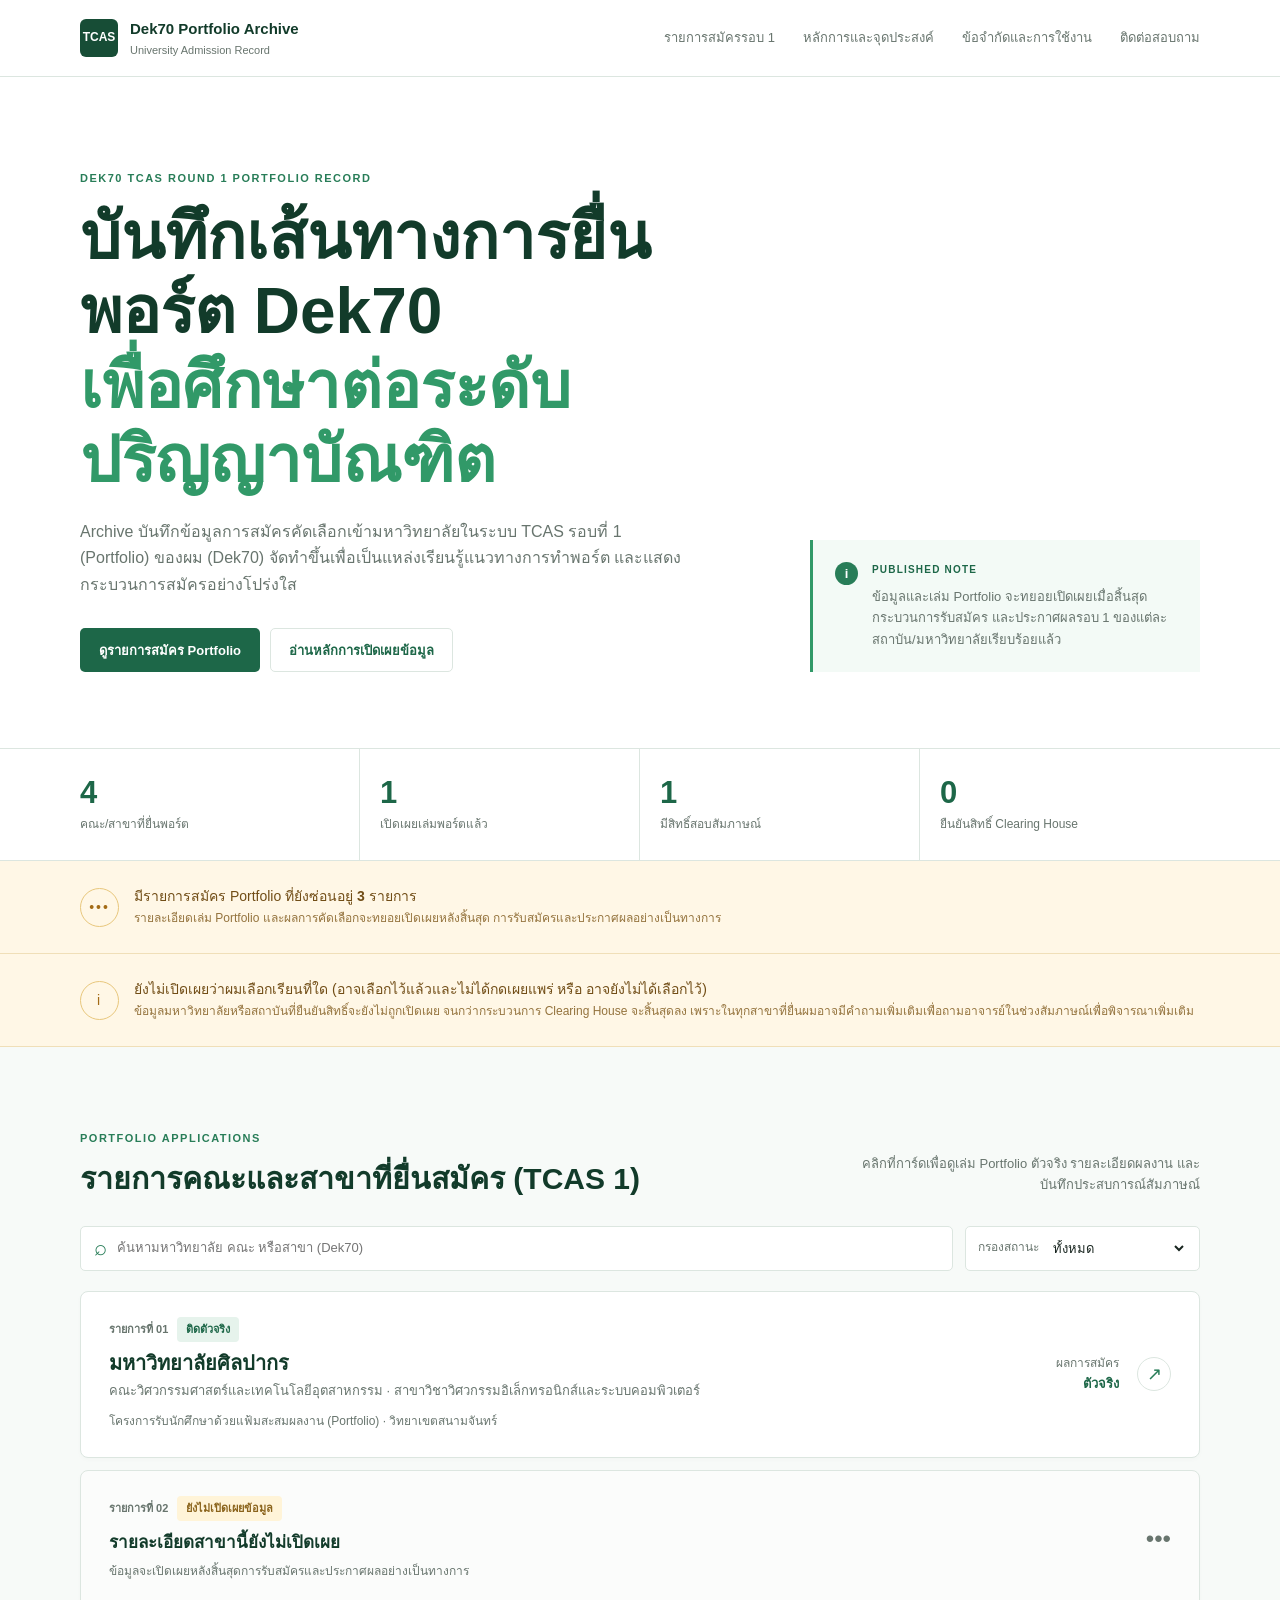
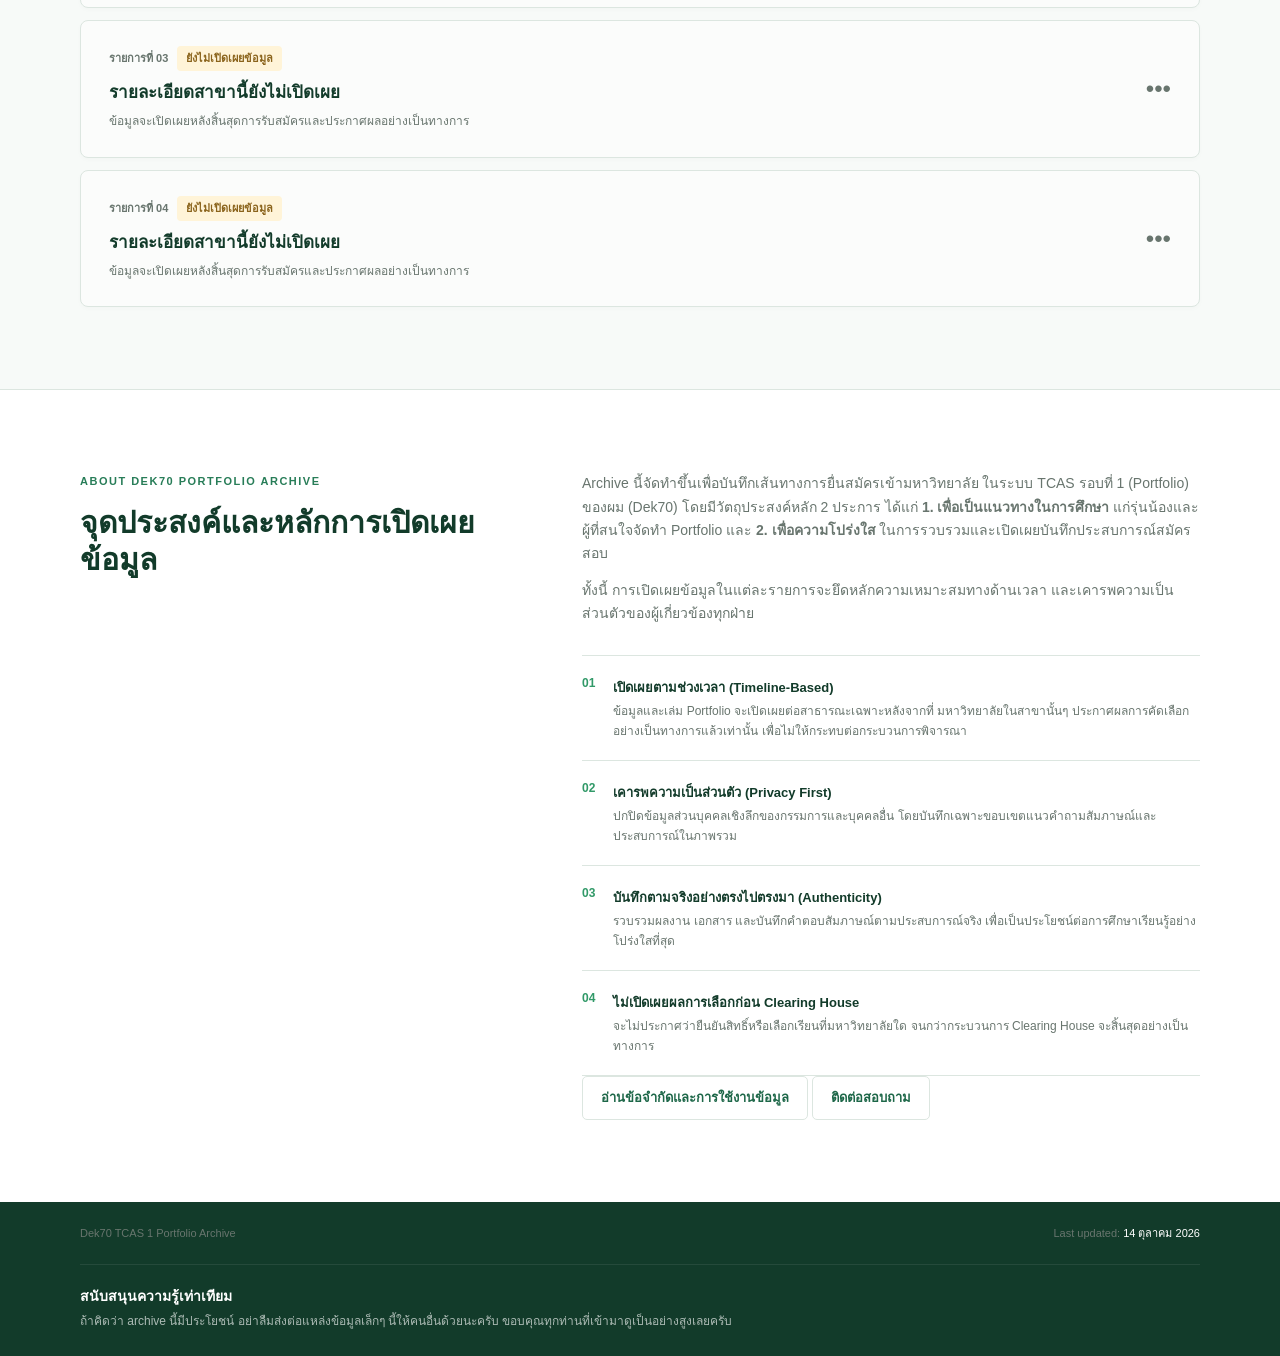
<file: index.html>
<!doctype html>
<html lang="th">

<head>
    <meta charset="UTF-8">
    <meta name="viewport" content="width=device-width, initial-scale=1.0">
    <meta name="description"
        content="Dek70 TCAS 1 Portfolio Application Archive - บันทึกเส้นทางการสมัครเข้ามหาวิทยาลัย รอบ Portfolio เพื่อการศึกษาและความโปร่งใส">
    <title>Dek70 TCAS 1 | Portfolio Archive</title>
    <link rel="stylesheet" href="styles.css">
</head>

<body>
    <header class="site-header">
        <div class="container header-inner">
            <a class="brand" href="#overview" aria-label="กลับไปหน้าภาพรวม Dek70 Portfolio">
                <span class="brand-mark">TCAS</span>

                <span>
                    <strong>Dek70 Portfolio Archive</strong>
                    <small>University Admission Record</small>
                </span>
            </a>

            <nav class="top-nav" aria-label="เมนูหลัก">
                <a href="#applications">รายการสมัครรอบ 1</a>
                <a href="#about">หลักการและจุดประสงค์</a>
                <a href="disclaimer.html">ข้อจำกัดและการใช้งาน</a>
                <a href="askme.html">ติดต่อสอบถาม</a>
            </nav>
        </div>
    </header>

    <main>
        <section class="hero" id="overview">
            <div class="container hero-grid">
                <div>
                    <p class="eyebrow">DEK70 TCAS ROUND 1 PORTFOLIO RECORD</p>

                    <h1>
                        บันทึกเส้นทางการยื่นพอร์ต Dek70<br>
                        <span>เพื่อศึกษาต่อระดับปริญญาบัณฑิต</span>
                    </h1>

                    <p class="hero-description">
                        Archive บันทึกข้อมูลการสมัครคัดเลือกเข้ามหาวิทยาลัยในระบบ TCAS
                        รอบที่ 1 (Portfolio) ของผม (Dek70)
                        จัดทำขึ้นเพื่อเป็นแหล่งเรียนรู้แนวทางการทำพอร์ต
                        และแสดงกระบวนการสมัครอย่างโปร่งใส
                    </p>

                    <div class="hero-actions">
                        <a class="button button-primary" href="#applications">
                            ดูรายการสมัคร Portfolio
                        </a>

                        <a class="button button-secondary" href="#about">
                            อ่านหลักการเปิดเผยข้อมูล
                        </a>
                    </div>
                </div>

                <aside class="hero-note">
                    <div class="note-icon">i</div>

                    <div>
                        <p class="note-label">PUBLISHED NOTE</p>

                        <p>
                            ข้อมูลและเล่ม Portfolio จะทยอยเปิดเผยเมื่อสิ้นสุดกระบวนการรับสมัคร
                            และประกาศผลรอบ 1 ของแต่ละสถาบัน/มหาวิทยาลัยเรียบร้อยแล้ว
                        </p>
                    </div>
                </aside>
            </div>
        </section>

        <section class="stats-section" aria-label="สถิติการสมัคร TCAS 1">
            <div class="container stats-grid">
                <div class="stat-item">
                    <span class="stat-value" id="total-count">0</span>
                    <span class="stat-label">คณะ/สาขาที่ยื่นพอร์ต</span>
                </div>

                <div class="stat-item">
                    <span class="stat-value" id="public-count">0</span>
                    <span class="stat-label">เปิดเผยเล่มพอร์ตแล้ว</span>
                </div>

                <div class="stat-item">
                    <span class="stat-value" id="interview-count">0</span>
                    <span class="stat-label">มีสิทธิ์สอบสัมภาษณ์</span>
                </div>

                <div class="stat-item">
                    <span class="stat-value" id="selected-count">0</span>
                    <span class="stat-label">ยืนยันสิทธิ์ Clearing House</span>
                </div>
            </div>
        </section>

        <section class="private-banner" id="private-banner">
            <div class="container private-inner">
                <div class="private-symbol" aria-hidden="true">•••</div>

                <div>
                    <p class="private-title">
                        มีรายการสมัคร Portfolio ที่ยังซ่อนอยู่
                        <strong id="private-count">0</strong>
                        รายการ
                    </p>

                    <p class="private-text">
                        รายละเอียดเล่ม Portfolio และผลการคัดเลือกจะทยอยเปิดเผยหลังสิ้นสุด
                        การรับสมัครและประกาศผลอย่างเป็นทางการ
                    </p>
                </div>
            </div>
        </section>

        <section class="private-banner" aria-label="ประกาศเรื่อง Clearing House">
            <div class="container private-inner">
                <div class="private-symbol" aria-hidden="true">i</div>

                <div>
                    <p class="private-title">
                        ยังไม่เปิดเผยว่าผมเลือกเรียนที่ใด (อาจเลือกไว้แล้วและไม่ได้กดเผยแพร่ หรือ อาจยังไม่ได้เลือกไว้)
                    </p>

                    <p class="private-text">
                        ข้อมูลมหาวิทยาลัยหรือสถาบันที่ยืนยันสิทธิ์จะยังไม่ถูกเปิดเผย
                        จนกว่ากระบวนการ Clearing House จะสิ้นสุดลง
                        เพราะในทุกสาขาที่ยื่นผมอาจมีคำถามเพิ่มเติมเพื่อถามอาจารย์ในช่วงสัมภาษณ์เพื่อพิจารณาเพิ่มเติม
                    </p>
                </div>
            </div>
        </section>

        <section class="applications-section" id="applications">
            <div class="container">
                <div class="section-heading">
                    <div>
                        <p class="eyebrow">PORTFOLIO APPLICATIONS</p>
                        <h2>รายการคณะและสาขาที่ยื่นสมัคร (TCAS 1)</h2>
                    </div>

                    <p class="section-description">
                        คลิกที่การ์ดเพื่อดูเล่ม Portfolio ตัวจริง รายละเอียดผลงาน
                        และบันทึกประสบการณ์สัมภาษณ์
                    </p>
                </div>

                <div class="toolbar">
                    <label class="search-box">
                        <span aria-hidden="true">⌕</span>

                        <input id="search-input" type="search" placeholder="ค้นหามหาวิทยาลัย คณะ หรือสาขา (Dek70)"
                            autocomplete="off">
                    </label>

                    <label class="select-box">
                        <span>กรองสถานะ</span>

                        <select id="status-filter">
                            <option value="all">ทั้งหมด</option>
                            <option value="private">ยังไม่เปิดเผย</option>
                            <option value="pending">รอประกาศผลพอร์ต</option>
                            <option value="interview">มีสิทธิ์สัมภาษณ์</option>
                            <option value="accepted">ผ่านคัดเลือก (ตัวจริง)</option>
                            <option value="reserve">ตัวสำรอง</option>
                            <option value="rejected">ไม่ผ่านการคัดเลือก</option>
                        </select>
                    </label>
                </div>

                <div class="application-list" id="application-list"></div>

                <p class="empty-state" id="empty-state" hidden>
                    ไม่พบรายการสมัคร Portfolio ที่ตรงกับเงื่อนไข
                </p>
            </div>
        </section>

        <section class="about-section" id="about">
            <div class="container about-grid">
                <div>
                    <p class="eyebrow">ABOUT DEK70 PORTFOLIO ARCHIVE</p>
                    <h2>จุดประสงค์และหลักการเปิดเผยข้อมูล</h2>
                </div>

                <div class="about-content">
                    <p>
                        Archive นี้จัดทำขึ้นเพื่อบันทึกเส้นทางการยื่นสมัครเข้ามหาวิทยาลัย
                        ในระบบ TCAS รอบที่ 1 (Portfolio) ของผม
                        (Dek70) โดยมีวัตถุประสงค์หลัก 2 ประการ ได้แก่
                        <strong>1. เพื่อเป็นแนวทางในการศึกษา</strong>
                        แก่รุ่นน้องและผู้ที่สนใจจัดทำ Portfolio และ
                        <strong>2. เพื่อความโปร่งใส</strong>
                        ในการรวบรวมและเปิดเผยบันทึกประสบการณ์สมัครสอบ
                    </p>

                    <p>
                        ทั้งนี้ การเปิดเผยข้อมูลในแต่ละรายการจะยึดหลักความเหมาะสมทางด้านเวลา
                        และเคารพความเป็นส่วนตัวของผู้เกี่ยวข้องทุกฝ่าย
                    </p>

                    <div class="principle-list">
                        <div class="principle">
                            <span>01</span>

                            <div>
                                <strong>เปิดเผยตามช่วงเวลา (Timeline-Based)</strong>

                                <p>
                                    ข้อมูลและเล่ม Portfolio จะเปิดเผยต่อสาธารณะเฉพาะหลังจากที่
                                    มหาวิทยาลัยในสาขานั้นๆ ประกาศผลการคัดเลือกอย่างเป็นทางการแล้วเท่านั้น
                                    เพื่อไม่ให้กระทบต่อกระบวนการพิจารณา
                                </p>
                            </div>
                        </div>

                        <div class="principle">
                            <span>02</span>

                            <div>
                                <strong>เคารพความเป็นส่วนตัว (Privacy First)</strong>

                                <p>
                                    ปกปิดข้อมูลส่วนบุคคลเชิงลึกของกรรมการและบุคคลอื่น
                                    โดยบันทึกเฉพาะขอบเขตแนวคำถามสัมภาษณ์และประสบการณ์ในภาพรวม
                                </p>
                            </div>
                        </div>

                        <div class="principle">
                            <span>03</span>

                            <div>
                                <strong>บันทึกตามจริงอย่างตรงไปตรงมา (Authenticity)</strong>

                                <p>
                                    รวบรวมผลงาน เอกสาร และบันทึกคำตอบสัมภาษณ์ตามประสบการณ์จริง
                                    เพื่อเป็นประโยชน์ต่อการศึกษาเรียนรู้อย่างโปร่งใสที่สุด
                                </p>
                            </div>
                        </div>

                        <div class="principle">
                            <span>04</span>

                            <div>
                                <strong>ไม่เปิดเผยผลการเลือกก่อน Clearing House</strong>

                                <p>
                                    จะไม่ประกาศว่ายืนยันสิทธิ์หรือเลือกเรียนที่มหาวิทยาลัยใด
                                    จนกว่ากระบวนการ Clearing House จะสิ้นสุดอย่างเป็นทางการ
                                </p>
                            </div>
                        </div>
                    </div>

                    <div class="archive-links">
                        <a class="button button-secondary" href="disclaimer.html">
                            อ่านข้อจำกัดและการใช้งานข้อมูล
                        </a>

                        <a class="button button-secondary" href="askme.html">
                            ติดต่อสอบถาม
                        </a>
                    </div>
                </div>
            </div>
        </section>
    </main>

    <footer class="site-footer">
        <div class="container footer-inner">
            <span>Dek70 TCAS 1 Portfolio Archive</span>
            <span>Last updated: <strong id="last-updated"></strong></span>
        </div>

        <div class="container footer-donate">
            <div class="donate-text">
                <p class="donate-title">สนับสนุนความรู้เท่าเทียม</p>
                <p class="donate-desc">
                    ถ้าคิดว่า archive นี้มีประโยชน์ อย่าลืมส่งต่อแหล่งข้อมูลเล็กๆ นี้ให้คนอื่นด้วยนะครับ ขอบคุณทุกท่านที่เข้ามาดูเป็นอย่างสูงเลยครับ
                </p>
            </div>
        </div>
    </footer>

    <dialog class="detail-dialog" id="detail-dialog">
        <div class="dialog-header">
            <div>
                <p class="eyebrow">PORTFOLIO DETAIL</p>
                <h2 id="dialog-title">รายละเอียด Portfolio และผลการสมัคร</h2>
            </div>

            <button class="icon-button" id="close-dialog" type="button" aria-label="ปิดหน้าต่าง">
                ×
            </button>
        </div>

        <div class="dialog-body" id="dialog-body"></div>
    </dialog>

    <script src="data.js"></script>
    <script src="app.js"></script>
</body>

</html>
</file>
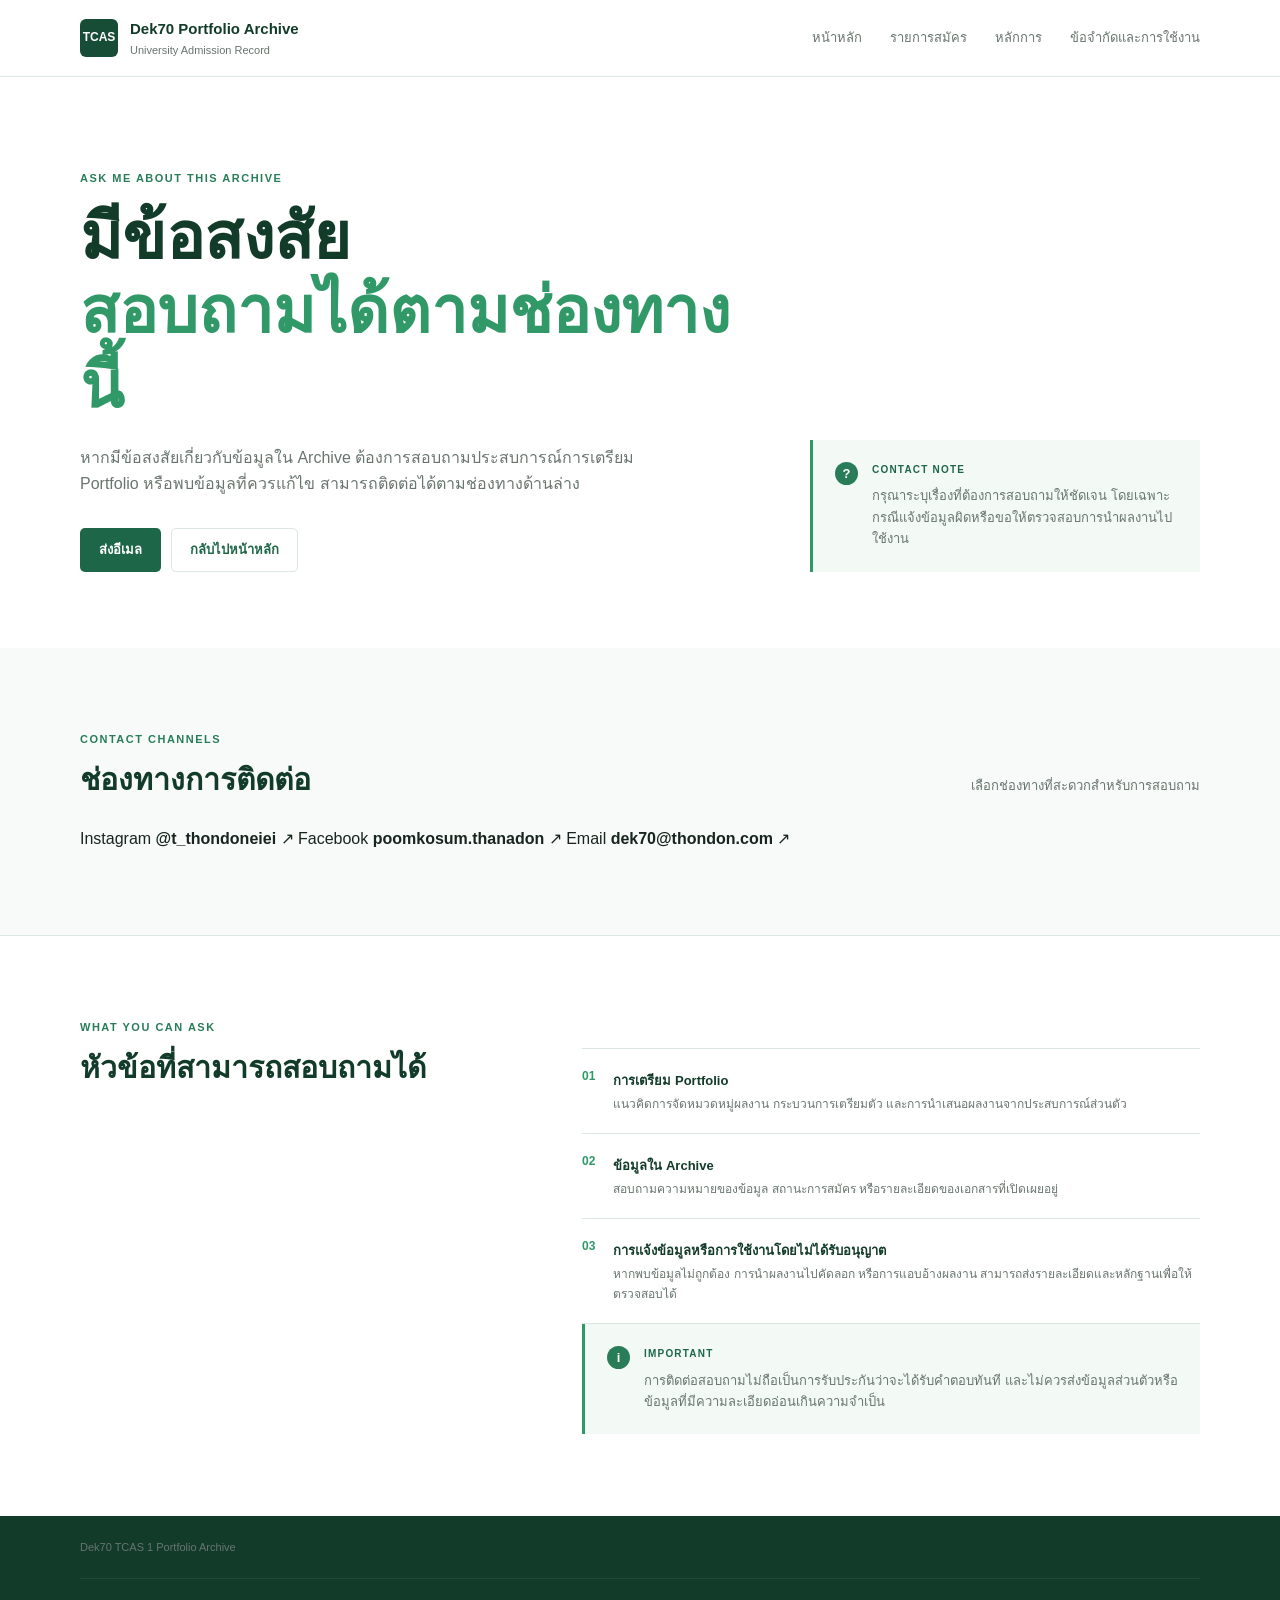
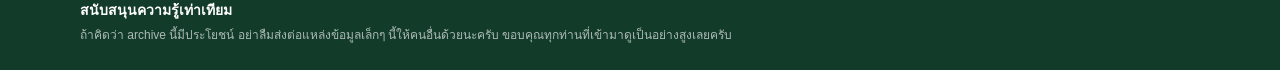
<file: askme.html>
<!doctype html>
<html lang="th">

<head>
  <meta charset="UTF-8">
  <meta name="viewport" content="width=device-width, initial-scale=1.0">
  <meta name="description" content="ช่องทางติดต่อสอบถาม Dek70 TCAS 1 Portfolio Archive">
  <title>ติดต่อสอบถาม | Dek70 Portfolio Archive</title>
  <link rel="stylesheet" href="styles.css">
</head>

<body>
  <header class="site-header">
    <div class="container header-inner">
      <a class="brand" href="index.html" aria-label="กลับไปหน้า Dek70 Portfolio Archive">
        <span class="brand-mark">TCAS</span>

        <span>
          <strong>Dek70 Portfolio Archive</strong>
          <small>University Admission Record</small>
        </span>
      </a>

      <nav class="top-nav" aria-label="เมนูหลัก">
        <a href="index.html">หน้าหลัก</a>
        <a href="index.html#applications">รายการสมัคร</a>
        <a href="index.html#about">หลักการ</a>
        <a href="disclaimer.html">ข้อจำกัดและการใช้งาน</a>
      </nav>
    </div>
  </header>

  <main>
    <section class="hero">
      <div class="container hero-grid">
        <div>
          <p class="eyebrow">ASK ME ABOUT THIS ARCHIVE</p>

          <h1>
            มีข้อสงสัย<br>
            <span>สอบถามได้ตามช่องทางนี้</span>
          </h1>

          <p class="hero-description">
            หากมีข้อสงสัยเกี่ยวกับข้อมูลใน Archive
            ต้องการสอบถามประสบการณ์การเตรียม Portfolio
            หรือพบข้อมูลที่ควรแก้ไข สามารถติดต่อได้ตามช่องทางด้านล่าง
          </p>

          <div class="hero-actions">
            <a class="button button-primary" href="mailto:dek70@thondon.com">
              ส่งอีเมล
            </a>

            <a class="button button-secondary" href="index.html">
              กลับไปหน้าหลัก
            </a>
          </div>
        </div>

        <aside class="hero-note">
          <div class="note-icon">?</div>

          <div>
            <p class="note-label">CONTACT NOTE</p>

            <p>
              กรุณาระบุเรื่องที่ต้องการสอบถามให้ชัดเจน
              โดยเฉพาะกรณีแจ้งข้อมูลผิดหรือขอให้ตรวจสอบการนำผลงานไปใช้งาน
            </p>
          </div>
        </aside>
      </div>
    </section>

    <section class="applications-section">
      <div class="container">
        <div class="section-heading">
          <div>
            <p class="eyebrow">CONTACT CHANNELS</p>
            <h2>ช่องทางการติดต่อ</h2>
          </div>

          <p class="section-description">
            เลือกช่องทางที่สะดวกสำหรับการสอบถาม
          </p>
        </div>

        <div class="contact-list">
          <a class="contact-item" href="https://www.instagram.com/t_thondoneiei/" target="_blank"
            rel="noopener noreferrer">
            <span class="contact-label">Instagram</span>
            <strong>@t_thondoneiei</strong>
            <span class="contact-arrow" aria-hidden="true">↗</span>
          </a>

          <a class="contact-item" href="https://www.facebook.com/poomkosum.thanadon" target="_blank"
            rel="noopener noreferrer">
            <span class="contact-label">Facebook</span>
            <strong>poomkosum.thanadon</strong>
            <span class="contact-arrow" aria-hidden="true">↗</span>
          </a>

          <a class="contact-item" href="mailto:dek70@thondon.com">
            <span class="contact-label">Email</span>
            <strong>dek70@thondon.com</strong>
            <span class="contact-arrow" aria-hidden="true">↗</span>
          </a>
        </div>
      </div>
    </section>

    <section class="about-section">
      <div class="container about-grid">
        <div>
          <p class="eyebrow">WHAT YOU CAN ASK</p>
          <h2>หัวข้อที่สามารถสอบถามได้</h2>
        </div>

        <div class="about-content">
          <div class="principle-list">
            <div class="principle">
              <span>01</span>

              <div>
                <strong>การเตรียม Portfolio</strong>

                <p>
                  แนวคิดการจัดหมวดหมู่ผลงาน กระบวนการเตรียมตัว
                  และการนำเสนอผลงานจากประสบการณ์ส่วนตัว
                </p>
              </div>
            </div>

            <div class="principle">
              <span>02</span>

              <div>
                <strong>ข้อมูลใน Archive</strong>

                <p>
                  สอบถามความหมายของข้อมูล สถานะการสมัคร
                  หรือรายละเอียดของเอกสารที่เปิดเผยอยู่
                </p>
              </div>
            </div>

            <div class="principle">
              <span>03</span>

              <div>
                <strong>การแจ้งข้อมูลหรือการใช้งานโดยไม่ได้รับอนุญาต</strong>

                <p>
                  หากพบข้อมูลไม่ถูกต้อง การนำผลงานไปคัดลอก
                  หรือการแอบอ้างผลงาน สามารถส่งรายละเอียดและหลักฐานเพื่อให้ตรวจสอบได้
                </p>
              </div>
            </div>
          </div>

          <div class="hero-note">
            <div class="note-icon">i</div>

            <div>
              <p class="note-label">IMPORTANT</p>

              <p>
                การติดต่อสอบถามไม่ถือเป็นการรับประกันว่าจะได้รับคำตอบทันที
                และไม่ควรส่งข้อมูลส่วนตัวหรือข้อมูลที่มีความละเอียดอ่อนเกินความจำเป็น
              </p>
            </div>
          </div>
        </div>
      </div>
    </section>
  </main>

  <footer class="site-footer">
    <div class="container footer-inner">
      <span>Dek70 TCAS 1 Portfolio Archive</span>
    </div>

    <div class="container footer-donate">
      <div class="donate-text">
        <p class="donate-title">สนับสนุนความรู้เท่าเทียม</p>
        <p class="donate-desc">
          ถ้าคิดว่า archive นี้มีประโยชน์ อย่าลืมส่งต่อแหล่งข้อมูลเล็กๆ นี้ให้คนอื่นด้วยนะครับ
          ขอบคุณทุกท่านที่เข้ามาดูเป็นอย่างสูงเลยครับ
        </p>
      </div>
    </div>
  </footer>
</body>

</html>
</file>
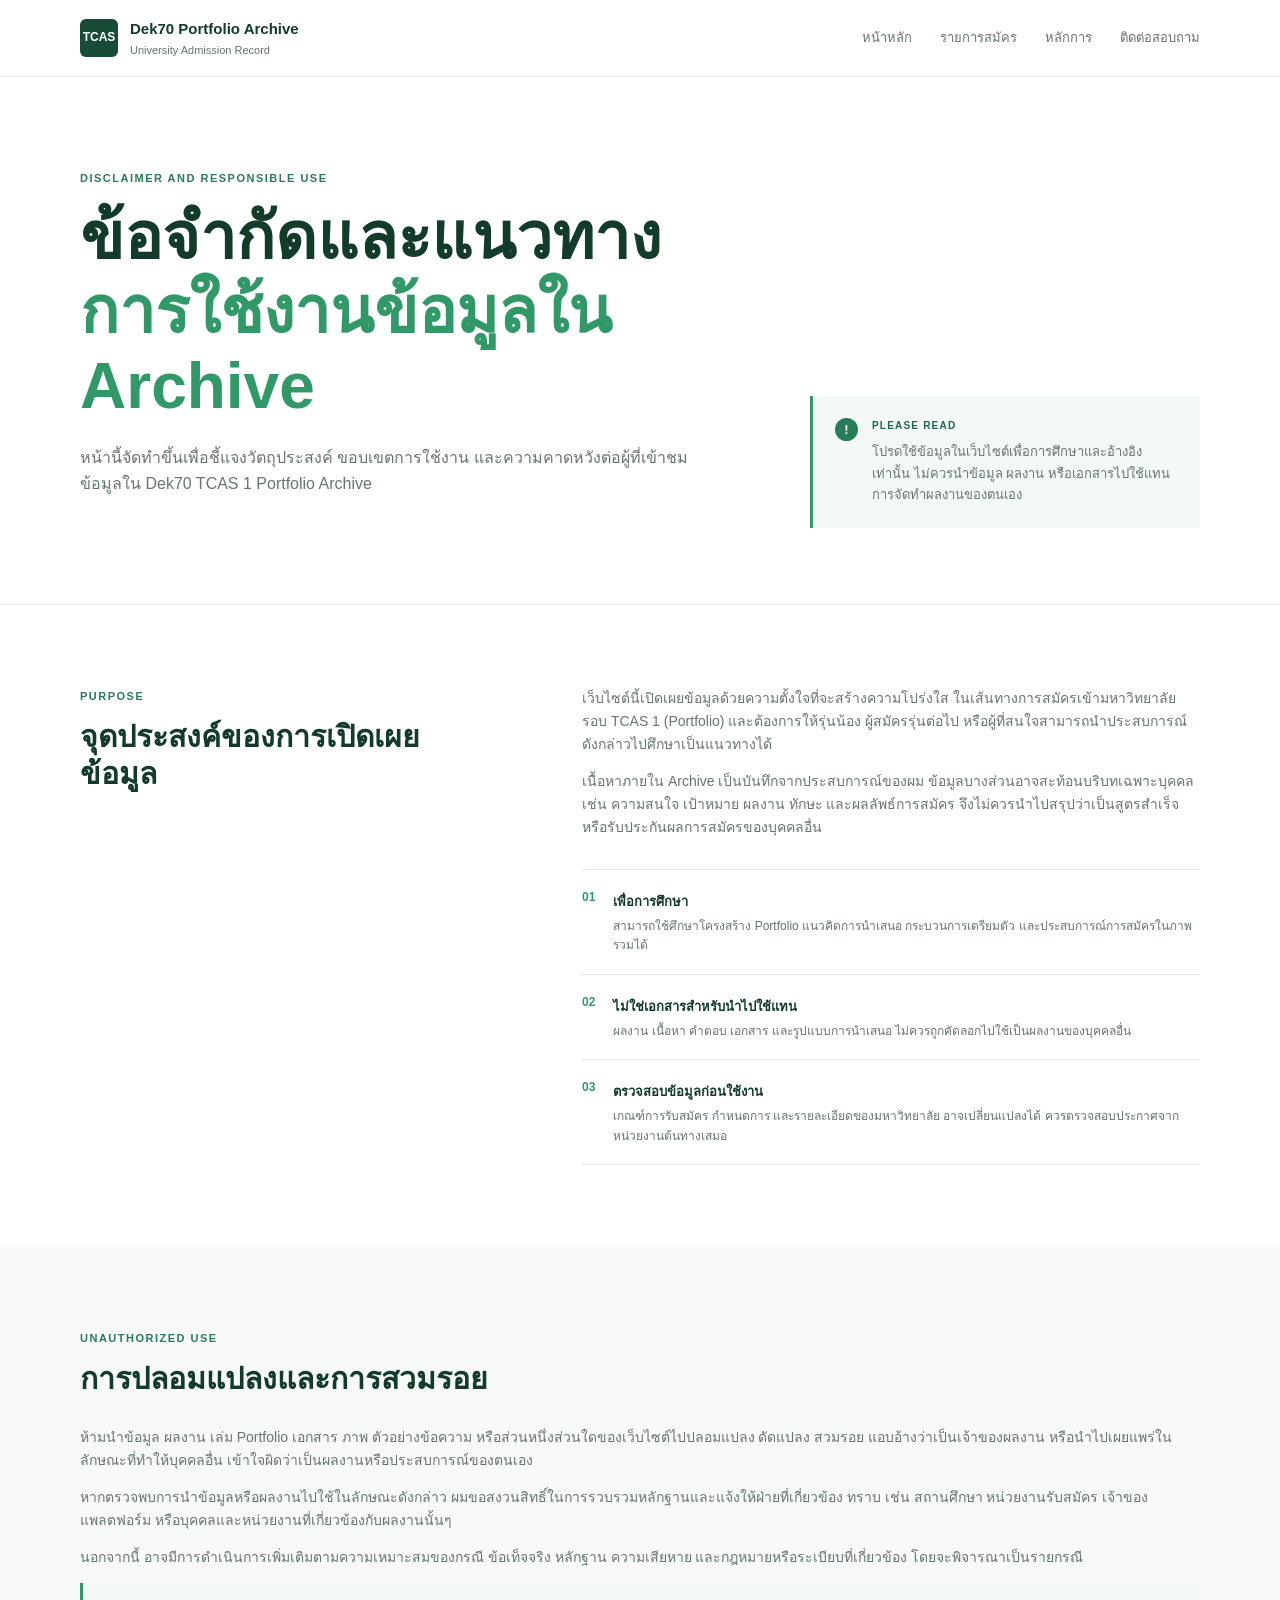
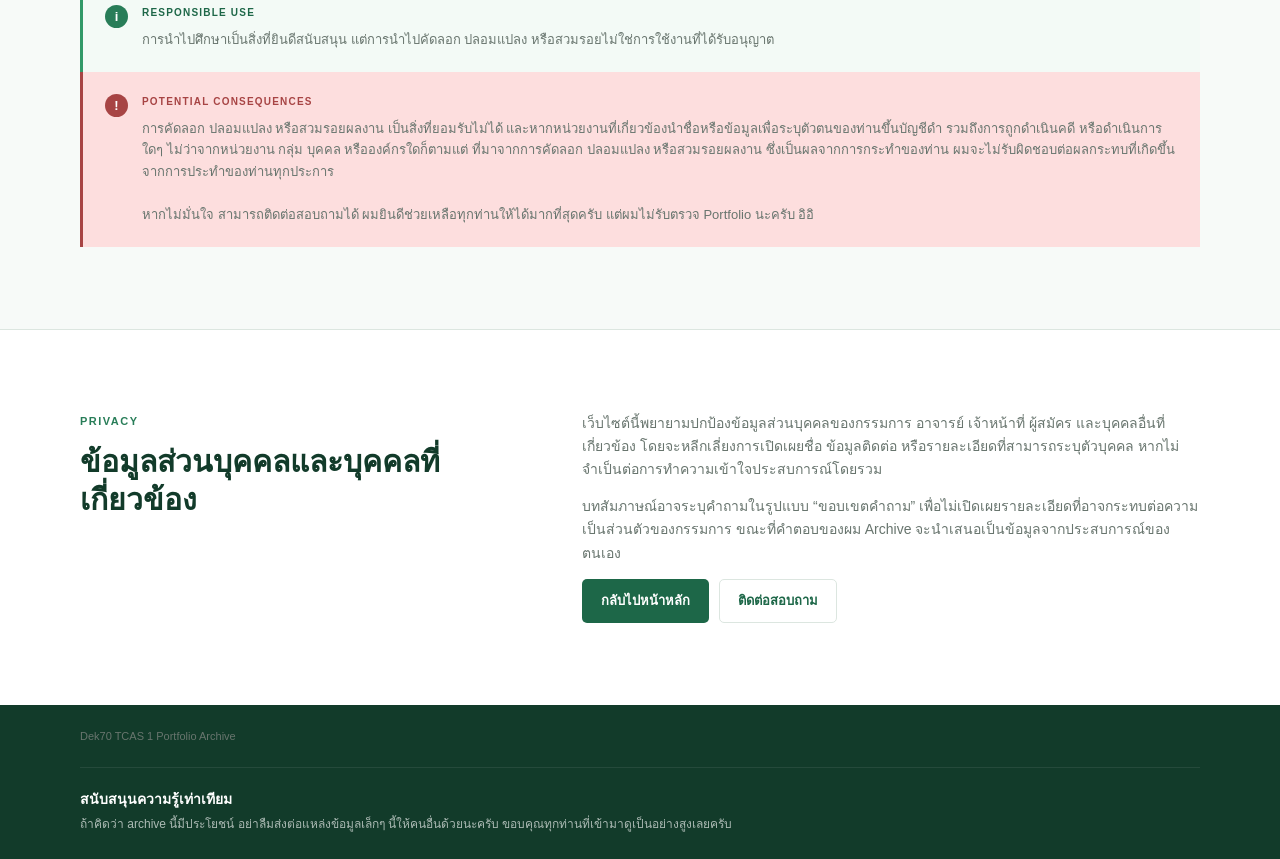
<file: disclaimer.html>
<!doctype html>
<html lang="th">

<head>
    <meta charset="UTF-8">
    <meta name="viewport" content="width=device-width, initial-scale=1.0">
    <meta name="description" content="ข้อจำกัดและแนวทางการใช้งานข้อมูลจาก Dek70 TCAS 1 Portfolio Archive">
    <title>ข้อจำกัดและการใช้งาน | Dek70 Portfolio Archive</title>
    <link rel="stylesheet" href="styles.css">
</head>

<body>
    <header class="site-header">
        <div class="container header-inner">
            <a class="brand" href="index.html" aria-label="กลับไปหน้า Dek70 Portfolio Archive">
                <span class="brand-mark">TCAS</span>

                <span>
                    <strong>Dek70 Portfolio Archive</strong>
                    <small>University Admission Record</small>
                </span>
            </a>

            <nav class="top-nav" aria-label="เมนูหลัก">
                <a href="index.html">หน้าหลัก</a>
                <a href="index.html#applications">รายการสมัคร</a>
                <a href="index.html#about">หลักการ</a>
                <a href="askme.html">ติดต่อสอบถาม</a>
            </nav>
        </div>
    </header>

    <main>
        <section class="hero">
            <div class="container hero-grid">
                <div>
                    <p class="eyebrow">DISCLAIMER AND RESPONSIBLE USE</p>

                    <h1>
                        ข้อจำกัดและแนวทาง<br>
                        <span>การใช้งานข้อมูลใน Archive</span>
                    </h1>

                    <p class="hero-description">
                        หน้านี้จัดทำขึ้นเพื่อชี้แจงวัตถุประสงค์ ขอบเขตการใช้งาน
                        และความคาดหวังต่อผู้ที่เข้าชมข้อมูลใน Dek70 TCAS 1 Portfolio Archive
                    </p>
                </div>

                <aside class="hero-note">
                    <div class="note-icon">!</div>

                    <div>
                        <p class="note-label">PLEASE READ</p>

                        <p>
                            โปรดใช้ข้อมูลในเว็บไซต์เพื่อการศึกษาและอ้างอิงเท่านั้น
                            ไม่ควรนำข้อมูล ผลงาน หรือเอกสารไปใช้แทนการจัดทำผลงานของตนเอง
                        </p>
                    </div>
                </aside>
            </div>
        </section>

        <section class="about-section">
            <div class="container about-grid">
                <div>
                    <p class="eyebrow">PURPOSE</p>
                    <h2>จุดประสงค์ของการเปิดเผยข้อมูล</h2>
                </div>

                <div class="about-content">
                    <p>
                        เว็บไซต์นี้เปิดเผยข้อมูลด้วยความตั้งใจที่จะสร้างความโปร่งใส
                        ในเส้นทางการสมัครเข้ามหาวิทยาลัยรอบ TCAS 1 (Portfolio)
                        และต้องการให้รุ่นน้อง ผู้สมัครรุ่นต่อไป
                        หรือผู้ที่สนใจสามารถนำประสบการณ์ดังกล่าวไปศึกษาเป็นแนวทางได้
                    </p>

                    <p>
                        เนื้อหาภายใน Archive เป็นบันทึกจากประสบการณ์ของผม
                        ข้อมูลบางส่วนอาจสะท้อนบริบทเฉพาะบุคคล เช่น ความสนใจ เป้าหมาย
                        ผลงาน ทักษะ และผลลัพธ์การสมัคร จึงไม่ควรนำไปสรุปว่าเป็นสูตรสำเร็จ
                        หรือรับประกันผลการสมัครของบุคคลอื่น
                    </p>

                    <div class="principle-list">
                        <div class="principle">
                            <span>01</span>

                            <div>
                                <strong>เพื่อการศึกษา</strong>

                                <p>
                                    สามารถใช้ศึกษาโครงสร้าง Portfolio แนวคิดการนำเสนอ
                                    กระบวนการเตรียมตัว และประสบการณ์การสมัครในภาพรวมได้
                                </p>
                            </div>
                        </div>

                        <div class="principle">
                            <span>02</span>

                            <div>
                                <strong>ไม่ใช่เอกสารสำหรับนำไปใช้แทน</strong>

                                <p>
                                    ผลงาน เนื้อหา คำตอบ เอกสาร และรูปแบบการนำเสนอ
                                    ไม่ควรถูกคัดลอกไปใช้เป็นผลงานของบุคคลอื่น
                                </p>
                            </div>
                        </div>

                        <div class="principle">
                            <span>03</span>

                            <div>
                                <strong>ตรวจสอบข้อมูลก่อนใช้งาน</strong>

                                <p>
                                    เกณฑ์การรับสมัคร กำหนดการ และรายละเอียดของมหาวิทยาลัย
                                    อาจเปลี่ยนแปลงได้ ควรตรวจสอบประกาศจากหน่วยงานต้นทางเสมอ
                                </p>
                            </div>
                        </div>
                    </div>
                </div>
            </div>
        </section>

        <section class="applications-section">
            <div class="container">
                <div class="section-heading">
                    <div>
                        <p class="eyebrow">UNAUTHORIZED USE</p>
                        <h2>การปลอมแปลงและการสวมรอย</h2>
                    </div>
                </div>

                <div class="about-content">
                    <p>
                        ห้ามนำข้อมูล ผลงาน เล่ม Portfolio เอกสาร ภาพ ตัวอย่างข้อความ
                        หรือส่วนหนึ่งส่วนใดของเว็บไซต์ไปปลอมแปลง ดัดแปลง สวมรอย
                        แอบอ้างว่าเป็นเจ้าของผลงาน หรือนำไปเผยแพร่ในลักษณะที่ทำให้บุคคลอื่น
                        เข้าใจผิดว่าเป็นผลงานหรือประสบการณ์ของตนเอง
                    </p>

                    <p>
                        หากตรวจพบการนำข้อมูลหรือผลงานไปใช้ในลักษณะดังกล่าว
                        ผมขอสงวนสิทธิ์ในการรวบรวมหลักฐานและแจ้งให้ฝ่ายที่เกี่ยวข้อง
                        ทราบ เช่น สถานศึกษา หน่วยงานรับสมัคร เจ้าของแพลตฟอร์ม
                        หรือบุคคลและหน่วยงานที่เกี่ยวข้องกับผลงานนั้นๆ
                    </p>

                    <p>
                        นอกจากนี้ อาจมีการดำเนินการเพิ่มเติมตามความเหมาะสมของกรณี
                        ข้อเท็จจริง หลักฐาน ความเสียหาย และกฎหมายหรือระเบียบที่เกี่ยวข้อง
                        โดยจะพิจารณาเป็นรายกรณี
                    </p>

                    <div class="hero-note">
                        <div class="note-icon">i</div>

                        <div>
                            <p class="note-label">RESPONSIBLE USE</p>

                            <p>
                                การนำไปศึกษาเป็นสิ่งที่ยินดีสนับสนุน
                                แต่การนำไปคัดลอก ปลอมแปลง หรือสวมรอยไม่ใช่การใช้งานที่ได้รับอนุญาต
                            </p>
                        </div>
                    </div>

                    <div class="hero-note hero-danger">
                        <div class="note-icon danger-icon">!</div>

                        <div>
                            <p class="note-label danger-label">POTENTIAL CONSEQUENCES</p>

                            <p>
                                การคัดลอก ปลอมแปลง หรือสวมรอยผลงาน เป็นสิ่งที่ยอมรับไม่ได้
                                และหากหน่วยงานที่เกี่ยวข้องนำชื่อหรือข้อมูลเพื่อระบุตัวตนของท่านขึ้นบัญชีดำ
                                รวมถึงการถูกดำเนินคดี หรือดำเนินการใดๆ
                                ไม่ว่าจากหน่วยงาน กลุ่ม บุคคล หรือองค์กรใดก็ตามแต่ ที่มาจากการคัดลอก
                                ปลอมแปลง หรือสวมรอยผลงาน ซึ่งเป็นผลจากการกระทำของท่าน
                                ผมจะไม่รับผิดชอบต่อผลกระทบที่เกิดขึ้นจากการประทำของท่านทุกประการ<br><br>หากไม่มั่นใจ
                                สามารถติดต่อสอบถามได้ ผมยินดีช่วยเหลือทุกท่านให้ได้มากที่สุดครับ แต่ผมไม่รับตรวจ
                                Portfolio นะครับ อิอิ
                            </p>
                        </div>
                    </div>
                </div>
            </div>
        </section>

        <section class="about-section">
            <div class="container about-grid">
                <div>
                    <p class="eyebrow">PRIVACY</p>
                    <h2>ข้อมูลส่วนบุคคลและบุคคลที่เกี่ยวข้อง</h2>
                </div>

                <div class="about-content">
                    <p>
                        เว็บไซต์นี้พยายามปกป้องข้อมูลส่วนบุคคลของกรรมการ อาจารย์
                        เจ้าหน้าที่ ผู้สมัคร และบุคคลอื่นที่เกี่ยวข้อง
                        โดยจะหลีกเลี่ยงการเปิดเผยชื่อ ข้อมูลติดต่อ หรือรายละเอียดที่สามารถระบุตัวบุคคล
                        หากไม่จำเป็นต่อการทำความเข้าใจประสบการณ์โดยรวม
                    </p>

                    <p>
                        บทสัมภาษณ์อาจระบุคำถามในรูปแบบ “ขอบเขตคำถาม”
                        เพื่อไม่เปิดเผยรายละเอียดที่อาจกระทบต่อความเป็นส่วนตัวของกรรมการ
                        ขณะที่คำตอบของผม Archive จะนำเสนอเป็นข้อมูลจากประสบการณ์ของตนเอง
                    </p>

                    <div class="hero-actions">
                        <a class="button button-primary" href="index.html">
                            กลับไปหน้าหลัก
                        </a>

                        <a class="button button-secondary" href="askme.html">
                            ติดต่อสอบถาม
                        </a>
                    </div>
                </div>
            </div>
        </section>
    </main>

    <footer class="site-footer">
        <div class="container footer-inner">
            <span>Dek70 TCAS 1 Portfolio Archive</span>
        </div>

        <div class="container footer-donate">
            <div class="donate-text">
                <p class="donate-title">สนับสนุนความรู้เท่าเทียม</p>
                <p class="donate-desc">
                    ถ้าคิดว่า archive นี้มีประโยชน์ อย่าลืมส่งต่อแหล่งข้อมูลเล็กๆ นี้ให้คนอื่นด้วยนะครับ
                    ขอบคุณทุกท่านที่เข้ามาดูเป็นอย่างสูงเลยครับ
                </p>
            </div>
        </div>
    </footer>
</body>

</html>
</file>
<file: styles.css>
:root {
  --green-950: #123b2a;
  --green-900: #174d36;
  --green-800: #1d6748;
  --green-700: #287d58;
  --green-600: #319968;
  --green-100: #e6f3ec;
  --green-50: #f3faf6;

  --ink: #18251f;
  --muted: #68756e;
  --line: #dce6e0;
  --surface: #ffffff;
  --background: #f7faf8;

  --warning: #a36b16;
  --warning-bg: #fff7e6;
  --red: #a74444;
  --red-bg: #fff0f0;
  --blue: #386b9d;
  --blue-bg: #eef5fc;

  --shadow: 0 14px 40px rgba(18, 59, 42, 0.08);
  --radius: 8px;
}

* {
  box-sizing: border-box;
}

html {
  scroll-behavior: smooth;
}

body {
  margin: 0;
  color: var(--ink);
  background: var(--background);
  font-family: Inter, "Noto Sans Thai", "Leelawadee UI", sans-serif;
  line-height: 1.65;
}

a {
  color: inherit;
  text-decoration: none;
}

button,
input,
select {
  font: inherit;
}

button {
  cursor: pointer;
}

.container {
  width: min(1120px, calc(100% - 40px));
  margin-inline: auto;
}

.site-header {
  border-bottom: 1px solid var(--line);
  background: rgba(255, 255, 255, 0.96);
}

.header-inner,
.footer-inner {
  display: flex;
  align-items: center;
  justify-content: space-between;
  min-height: 76px;
}

.brand {
  display: inline-flex;
  align-items: center;
  gap: 12px;
}

.brand-mark {
  display: grid;
  width: 38px;
  height: 38px;
  place-items: center;
  color: white;
  background: var(--green-900);
  border-radius: 6px;
  font-size: 12px;
  font-weight: 800;
  letter-spacing: 0;
}

.brand strong,
.brand small {
  display: block;
}

.brand strong {
  color: var(--green-950);
  font-size: 15px;
}

.brand small {
  color: var(--muted);
  font-size: 11px;
}

.top-nav {
  display: flex;
  gap: 28px;
  color: var(--muted);
  font-size: 13px;
}

.top-nav a {
  transition: color 0.2s ease;
}

.top-nav a:hover,
.top-nav a:focus-visible {
  color: var(--green-700);
}

.hero {
  padding: 92px 0 76px;
  background: var(--surface);
}

.hero-grid {
  display: grid;
  grid-template-columns: minmax(0, 1.25fr) minmax(300px, 0.75fr);
  align-items: end;
  gap: 80px;
}

.eyebrow {
  margin: 0 0 13px;
  color: var(--green-700);
  font-size: 11px;
  font-weight: 800;
  letter-spacing: 1.5px;
}

h1,
h2,
h3,
p {
  margin-top: 0;
}

h1 {
  max-width: 680px;
  margin-bottom: 22px;
  color: var(--green-950);
  font-size: clamp(34px, 5vw, 64px);
  font-weight: 800;
  letter-spacing: 0;
  line-height: 1.16;
}

h1 span {
  color: var(--green-600);
}

.hero-description {
  max-width: 610px;
  margin-bottom: 30px;
  color: var(--muted);
  font-size: 16px;
}

.hero-actions {
  display: flex;
  flex-wrap: wrap;
  gap: 10px;
}

.button {
  display: inline-flex;
  min-height: 44px;
  align-items: center;
  justify-content: center;
  padding: 0 18px;
  border: 1px solid transparent;
  border-radius: 5px;
  font-size: 13px;
  font-weight: 700;
  transition: 0.2s ease;
}

.button-primary {
  color: white;
  background: var(--green-800);
}

.button-primary:hover,
.button-primary:focus-visible {
  background: var(--green-950);
}

.button-secondary {
  color: var(--green-800);
  border-color: var(--line);
  background: white;
}

.button-secondary:hover,
.button-secondary:focus-visible {
  border-color: var(--green-600);
  background: var(--green-50);
}

.hero-note {
  display: flex;
  gap: 14px;
  padding: 22px;
  border-left: 3px solid var(--green-600);
  background: var(--green-50);
}

.hero-danger {
    border-left: 3px solid var(--red);
    background: rgb(253, 222, 222);
}

.note-icon {
  display: grid;
  flex: 0 0 23px;
  width: 23px;
  height: 23px;
  place-items: center;
  color: white;
  background: var(--green-700);
  border-radius: 50%;
  font-size: 13px;
  font-weight: 800;
}

.note-label {
  margin-bottom: 7px;
  color: var(--green-800);
  font-size: 10px;
  font-weight: 800;
  letter-spacing: 1.2px;
}

.danger-icon {background: var(--red);}
.danger-label {color: var(--red);}

.hero-note p:last-child {
  margin-bottom: 0;
  color: var(--muted);
  font-size: 13px;
}

.stats-section {
  border-top: 1px solid var(--line);
  border-bottom: 1px solid var(--line);
  background: white;
}

.stats-grid {
  display: grid;
  grid-template-columns: repeat(4, 1fr);
}

.stat-item {
  padding: 25px 20px;
  border-right: 1px solid var(--line);
}

.stat-item:first-child {
  padding-left: 0;
}

.stat-item:last-child {
  border-right: 0;
}

.stat-value,
.stat-label {
  display: block;
}

.stat-value {
  color: var(--green-800);
  font-size: 31px;
  font-weight: 800;
  line-height: 1.2;
}

.stat-label {
  margin-top: 4px;
  color: var(--muted);
  font-size: 12px;
}

.private-banner {
  padding: 24px 0;
  border-bottom: 1px solid #f0dfb8;
  background: var(--warning-bg);
}

.private-inner {
  display: flex;
  align-items: center;
  gap: 15px;
}

.private-symbol {
  display: grid;
  width: 39px;
  height: 39px;
  place-items: center;
  color: var(--warning);
  border: 1px solid #e8c77d;
  border-radius: 50%;
  font-size: 14px;
  letter-spacing: 2px;
}

.private-title {
  margin-bottom: 1px;
  color: #714d16;
  font-size: 14px;
}

.private-text {
  margin-bottom: 0;
  color: #94733d;
  font-size: 12px;
}

.applications-section {
  padding: 82px 0;
}

.section-heading {
  display: flex;
  align-items: end;
  justify-content: space-between;
  gap: 30px;
  margin-bottom: 28px;
}

h2 {
  margin-bottom: 0;
  color: var(--green-950);
  font-size: 30px;
  line-height: 1.25;
}

.section-description {
  max-width: 340px;
  margin-bottom: 2px;
  color: var(--muted);
  font-size: 13px;
  text-align: right;
}

.toolbar {
  display: flex;
  gap: 12px;
  margin-bottom: 20px;
}

.search-box,
.select-box {
  display: flex;
  align-items: center;
  min-height: 45px;
  border: 1px solid var(--line);
  border-radius: 5px;
  background: white;
}

.search-box {
  flex: 1;
  gap: 8px;
  padding: 0 13px;
}

.search-box span {
  color: var(--green-700);
  font-size: 22px;
  line-height: 1;
}

.search-box input {
  width: 100%;
  border: 0;
  outline: 0;
  color: var(--ink);
  background: transparent;
  font-size: 13px;
}

.search-box:focus-within,
.select-box:focus-within {
  border-color: var(--green-600);
  box-shadow: 0 0 0 3px rgba(49, 153, 104, 0.12);
}

.select-box {
  gap: 10px;
  padding: 0 12px;
}

.select-box span {
  color: var(--muted);
  font-size: 12px;
}

.select-box select {
  min-width: 135px;
  border: 0;
  outline: 0;
  color: var(--ink);
  background: white;
  font-size: 13px;
}

.application-list {
  display: grid;
  gap: 12px;
}

.application-card {
  border: 1px solid var(--line);
  border-radius: var(--radius);
  background: white;
  box-shadow: 0 2px 5px rgba(18, 59, 42, 0.02);
  overflow: hidden;
}

.application-card-clickable {
  position: relative;
  cursor: pointer;
  outline: 0;
  transition:
    border-color 0.2s ease,
    box-shadow 0.2s ease,
    transform 0.2s ease,
    background 0.2s ease;
}

.application-card-clickable:hover {
  border-color: var(--green-600);
  box-shadow: 0 10px 26px rgba(18, 59, 42, 0.11);
  transform: translateY(-2px);
}

.application-card-clickable:focus-visible {
  border-color: var(--green-700);
  box-shadow:
    0 0 0 3px rgba(49, 153, 104, 0.2),
    0 10px 26px rgba(18, 59, 42, 0.11);
}

.application-card.is-private {
  background: #fbfcfb;
}

.card-selection-indicator {
  position: absolute;
  inset: 0 auto 0 0;
  width: 4px;
  background: transparent;
  transition: background 0.2s ease;
}

.application-card-clickable.is-selected {
  border-color: var(--green-600);
  background: linear-gradient(
    to right,
    rgba(230, 243, 236, 0.75),
    #ffffff 18%
  );
  box-shadow: 0 8px 24px rgba(29, 103, 72, 0.1);
}

.application-card-clickable.is-selected .card-selection-indicator {
  background: var(--green-600);
}

.application-card-clickable.is-selected:hover {
  border-color: var(--green-800);
  box-shadow: 0 12px 30px rgba(29, 103, 72, 0.16);
}

.card-main {
  display: grid;
  grid-template-columns: 1fr auto;
  align-items: center;
  gap: 25px;
  padding: 25px 28px;
}

.card-identity {
  min-width: 0;
}

.card-meta {
  display: flex;
  flex-wrap: wrap;
  align-items: center;
  gap: 9px;
  margin-bottom: 8px;
}

.card-number {
  color: var(--muted);
  font-size: 11px;
  font-weight: 700;
}

.card-university {
  margin-bottom: 3px;
  color: var(--green-950);
  font-size: 20px;
  line-height: 1.35;
}

.card-program {
  margin-bottom: 0;
  color: var(--muted);
  font-size: 13px;
}

.card-location {
  margin-top: 11px;
  margin-bottom: 0;
  color: var(--muted);
  font-size: 12px;
}

.status {
  display: inline-flex;
  align-items: center;
  min-height: 25px;
  padding: 0 9px;
  border-radius: 4px;
  font-size: 11px;
  font-weight: 700;
}

.status-private {
  color: #8b641c;
  background: #fff4d8;
}

.status-pending {
  color: #65716b;
  background: #eef2ef;
}

.status-interview {
  color: var(--blue);
  background: var(--blue-bg);
}

.status-accepted {
  color: var(--green-800);
  background: var(--green-100);
}

.status-reserve {
  color: #875e26;
  background: #fff1dc;
}

.status-rejected {
  color: var(--red);
  background: var(--red-bg);
}

.selection-badge {
  display: inline-flex;
  align-items: center;
  gap: 5px;
  min-height: 25px;
  padding: 0 9px;
  border-radius: 4px;
  color: var(--green-800);
  background: var(--green-100);
  font-size: 11px;
  font-weight: 800;
}

.selection-check {
  display: inline-grid;
  width: 15px;
  height: 15px;
  place-items: center;
  border-radius: 50%;
  color: white;
  background: var(--green-700);
  font-size: 10px;
  line-height: 1;
}

.card-action {
  display: flex;
  align-items: center;
  gap: 18px;
  pointer-events: none;
}

.card-result {
  margin-bottom: 0;
  color: var(--muted);
  font-size: 12px;
  text-align: right;
}

.card-result strong {
  display: block;
  color: var(--green-800);
  font-size: 13px;
}

.card-arrow {
  display: grid;
  width: 34px;
  height: 34px;
  place-items: center;
  border: 1px solid var(--line);
  border-radius: 50%;
  color: var(--green-700);
  background: white;
  font-size: 18px;
  line-height: 1;
  transition:
    color 0.2s ease,
    background 0.2s ease,
    border-color 0.2s ease,
    transform 0.2s ease;
}

.application-card-clickable:hover .card-arrow,
.application-card-clickable:focus-visible .card-arrow {
  border-color: var(--green-700);
  color: white;
  background: var(--green-700);
  transform: translate(2px, -2px);
}

.application-card-clickable.is-selected .card-arrow {
  border-color: var(--green-600);
  color: white;
  background: var(--green-600);
}

.private-card-content {
  display: flex;
  align-items: center;
  justify-content: space-between;
  gap: 25px;
  padding: 25px 28px;
}

.private-card-content h3 {
  margin: 0 0 5px;
  color: var(--green-950);
  font-size: 17px;
}

.private-card-content p {
  margin: 0;
  color: var(--muted);
  font-size: 12px;
}

.private-lock {
  color: var(--muted);
  font-size: 24px;
}

.empty-state {
  padding: 50px 20px;
  color: var(--muted);
  text-align: center;
}

.about-section {
  padding: 82px 0;
  border-top: 1px solid var(--line);
  background: white;
}

.about-grid {
  display: grid;
  grid-template-columns: 0.8fr 1.2fr;
  gap: 90px;
}

.about-content > p {
  color: var(--muted);
  font-size: 14px;
}

.principle-list {
  margin-top: 30px;
  border-top: 1px solid var(--line);
}

.principle {
  display: flex;
  gap: 18px;
  padding: 18px 0;
  border-bottom: 1px solid var(--line);
}

.principle > span {
  color: var(--green-600);
  font-size: 12px;
  font-weight: 800;
}

.principle strong {
  color: var(--green-950);
  font-size: 13px;
}

.principle p {
  margin: 2px 0 0;
  color: var(--muted);
  font-size: 12px;
}

.site-footer {
  color: var(--muted);
  background: var(--green-950);
  font-size: 11px;
}

.footer-inner {
  min-height: 62px;
}

.footer-inner strong {
  color: white;
  font-weight: 500;
}

.detail-dialog {
  width: min(780px, calc(100% - 30px));
  max-height: min(88vh, 800px);
  padding: 0;
  border: 0;
  border-radius: 8px;
  box-shadow: var(--shadow);
}

.detail-dialog::backdrop {
  background: rgba(18, 37, 29, 0.56);
}

.dialog-header {
  display: flex;
  align-items: start;
  justify-content: space-between;
  gap: 20px;
  padding: 28px 30px 22px;
  border-bottom: 1px solid var(--line);
}

.dialog-header h2 {
  font-size: 25px;
}

.icon-button {
  display: grid;
  width: 34px;
  height: 34px;
  place-items: center;
  border: 1px solid var(--line);
  border-radius: 5px;
  color: var(--muted);
  background: white;
  font-size: 24px;
  line-height: 1;
}

.icon-button:hover,
.icon-button:focus-visible {
  border-color: var(--green-600);
  color: var(--green-800);
  background: var(--green-50);
}

.dialog-body {
  padding: 28px 30px 34px;
  overflow-y: auto;
}

.detail-section {
  padding: 23px 0;
  border-bottom: 1px solid var(--line);
}

.detail-section:first-child {
  padding-top: 0;
}

.detail-section:last-child {
  border-bottom: 0;
}

.detail-section h3 {
  margin: 0 0 13px;
  color: var(--green-950);
  font-size: 16px;
}

.detail-section p {
  margin-bottom: 0;
  color: var(--muted);
  font-size: 13px;
  white-space: pre-line;
}

.detail-facts {
  display: grid;
  grid-template-columns: repeat(2, 1fr);
  gap: 13px;
}

.fact {
  padding: 13px;
  background: var(--green-50);
}

.fact-label {
  display: block;
  margin-bottom: 3px;
  color: var(--muted);
  font-size: 11px;
}

.fact-value {
  color: var(--green-950);
  font-size: 13px;
  font-weight: 700;
}

.file-group {
  margin-top: 18px;
}

.file-group:first-child {
  margin-top: 0;
}

.file-group-title {
  margin-bottom: 8px;
  color: var(--muted);
  font-size: 12px;
  font-weight: 700;
}

.file-list {
  display: grid;
  gap: 7px;
}

.file-link {
  display: flex;
  align-items: center;
  justify-content: space-between;
  gap: 15px;
  padding: 11px 13px;
  border: 1px solid var(--line);
  border-radius: 4px;
  color: var(--green-800);
  font-size: 12px;
}

.file-link:hover,
.file-link:focus-visible {
  background: var(--green-50);
}

.file-type {
  color: var(--muted);
  font-size: 10px;
}

.interview-note {
  padding: 12px 14px;
  color: #6f5b2e;
  background: var(--warning-bg);
  font-size: 12px;
}

.qa-list {
  display: grid;
  gap: 15px;
}

.qa-item {
  padding-left: 15px;
  border-left: 2px solid var(--green-600);
}

.qa-scope {
  margin-bottom: 5px !important;
  color: var(--green-800) !important;
  font-size: 12px !important;
  font-weight: 800;
}

.qa-answer {
  margin: 0;
  color: var(--muted);
  font-size: 13px;
  white-space: pre-line;
}

@media (max-width: 760px) {
  .container {
    width: min(100% - 28px, 1120px);
  }

  .top-nav {
    display: none;
  }

  .hero {
    padding: 58px 0;
  }

  .hero-grid,
  .about-grid {
    grid-template-columns: 1fr;
    gap: 35px;
  }

  h1 {
    font-size: 39px;
  }

  .stats-grid {
    grid-template-columns: repeat(2, 1fr);
  }

  .stat-item,
  .stat-item:first-child {
    padding: 18px 12px;
    border-right: 1px solid var(--line);
    border-bottom: 1px solid var(--line);
  }

  .stat-item:nth-child(2n) {
    border-right: 0;
  }

  .stat-item:nth-last-child(-n + 2) {
    border-bottom: 0;
  }

  .section-heading {
    display: block;
  }

  .section-description {
    margin-top: 12px;
    text-align: left;
  }

  .toolbar {
    display: grid;
  }

  .select-box select {
    flex: 1;
  }

  .card-main {
    display: block;
    padding: 21px;
  }

  .card-action {
    justify-content: space-between;
    margin-top: 20px;
  }

  .card-result {
    text-align: left;
  }

  .private-card-content {
    padding: 21px;
  }

  .detail-facts {
    grid-template-columns: 1fr;
  }

  .dialog-header,
  .dialog-body {
    padding-right: 20px;
    padding-left: 20px;
  }
}

@media (max-width: 430px) {
  .hero-actions {
    display: grid;
  }

  .button {
    width: 100%;
  }

  .private-card-content {
    align-items: start;
  }

  .private-lock {
    display: none;
  }

  .footer-inner {
    display: block;
    padding: 16px 0;
  }
}

/* ===== Footer Donate QR ===== */
.footer-donate {
  display: flex;
  align-items: center;
  justify-content: space-between;
  gap: 24px;
  padding: 20px 0 24px;
  border-top: 1px solid rgba(255, 255, 255, 0.08);
}

.donate-text {
  flex: 1;
}

.donate-title {
  margin: 0 0 4px;
  color: #ffffff;
  font-size: 14px;
  font-weight: 700;
}

.donate-desc {
  margin: 0;
  color: rgba(255, 255, 255, 0.65);
  font-size: 12px;
}

.donate-qr {
  display: flex;
  flex-direction: column;
  align-items: center;
  gap: 6px;
}

.donate-qr-img {
  display: block;
  width: 120px;
  height: 120px;
  border-radius: 8px;
  border: 2px solid rgba(255, 255, 255, 0.15);
  background: #ffffff;
  padding: 6px;
  object-fit: contain;
  cursor: pointer;
  transition: transform 0.2s ease, border-color 0.2s ease;
}

.donate-qr-img:hover {
  transform: scale(1.03);
  border-color: var(--green-600);
}

.donate-qr-label {
  color: rgba(255, 255, 255, 0.55);
  font-size: 10px;
  letter-spacing: 0.3px;
  text-align: center;
}

/* ===== QR Modal ===== */
.qr-modal {
  padding: 0;
  border: none;
  background: transparent;
  max-width: 100vw;
  max-height: 100vh;
  width: 100%;
  height: 100%;
  /* ❌ ห้ามใส่ display: flex ที่นี่ */
}

/* ✅ ใส่ display: flex เฉพาะตอนเปิด */
.qr-modal[open] {
  display: flex;
  align-items: center;
  justify-content: center;
}

.qr-modal::backdrop {
  background: rgba(0, 0, 0, 0.8);
}

.qr-modal-content {
  position: relative;
  max-width: 90vw;
  max-height: 90vh;
  display: flex;
  align-items: center;
  justify-content: center;
}

.qr-modal-img {
  display: block;
  max-width: 90vw;
  max-height: 90vh;
  width: auto;
  height: auto;
  border-radius: 12px;
  background: #fff;
  box-shadow: 0 20px 60px rgba(0, 0, 0, 0.5);
}

.qr-modal-close {
  position: absolute;
  top: -16px;
  right: -16px;
  width: 36px;
  height: 36px;
  border-radius: 50%;
  border: none;
  background: #ffffff;
  color: #18251f;
  font-size: 24px;
  line-height: 1;
  display: grid;
  place-items: center;
  cursor: pointer;
  box-shadow: 0 4px 12px rgba(0, 0, 0, 0.3);
  transition: background 0.2s ease;
  z-index: 10;
}

.qr-modal-close:hover {
  background: #f0f0f0;
}
</file>
